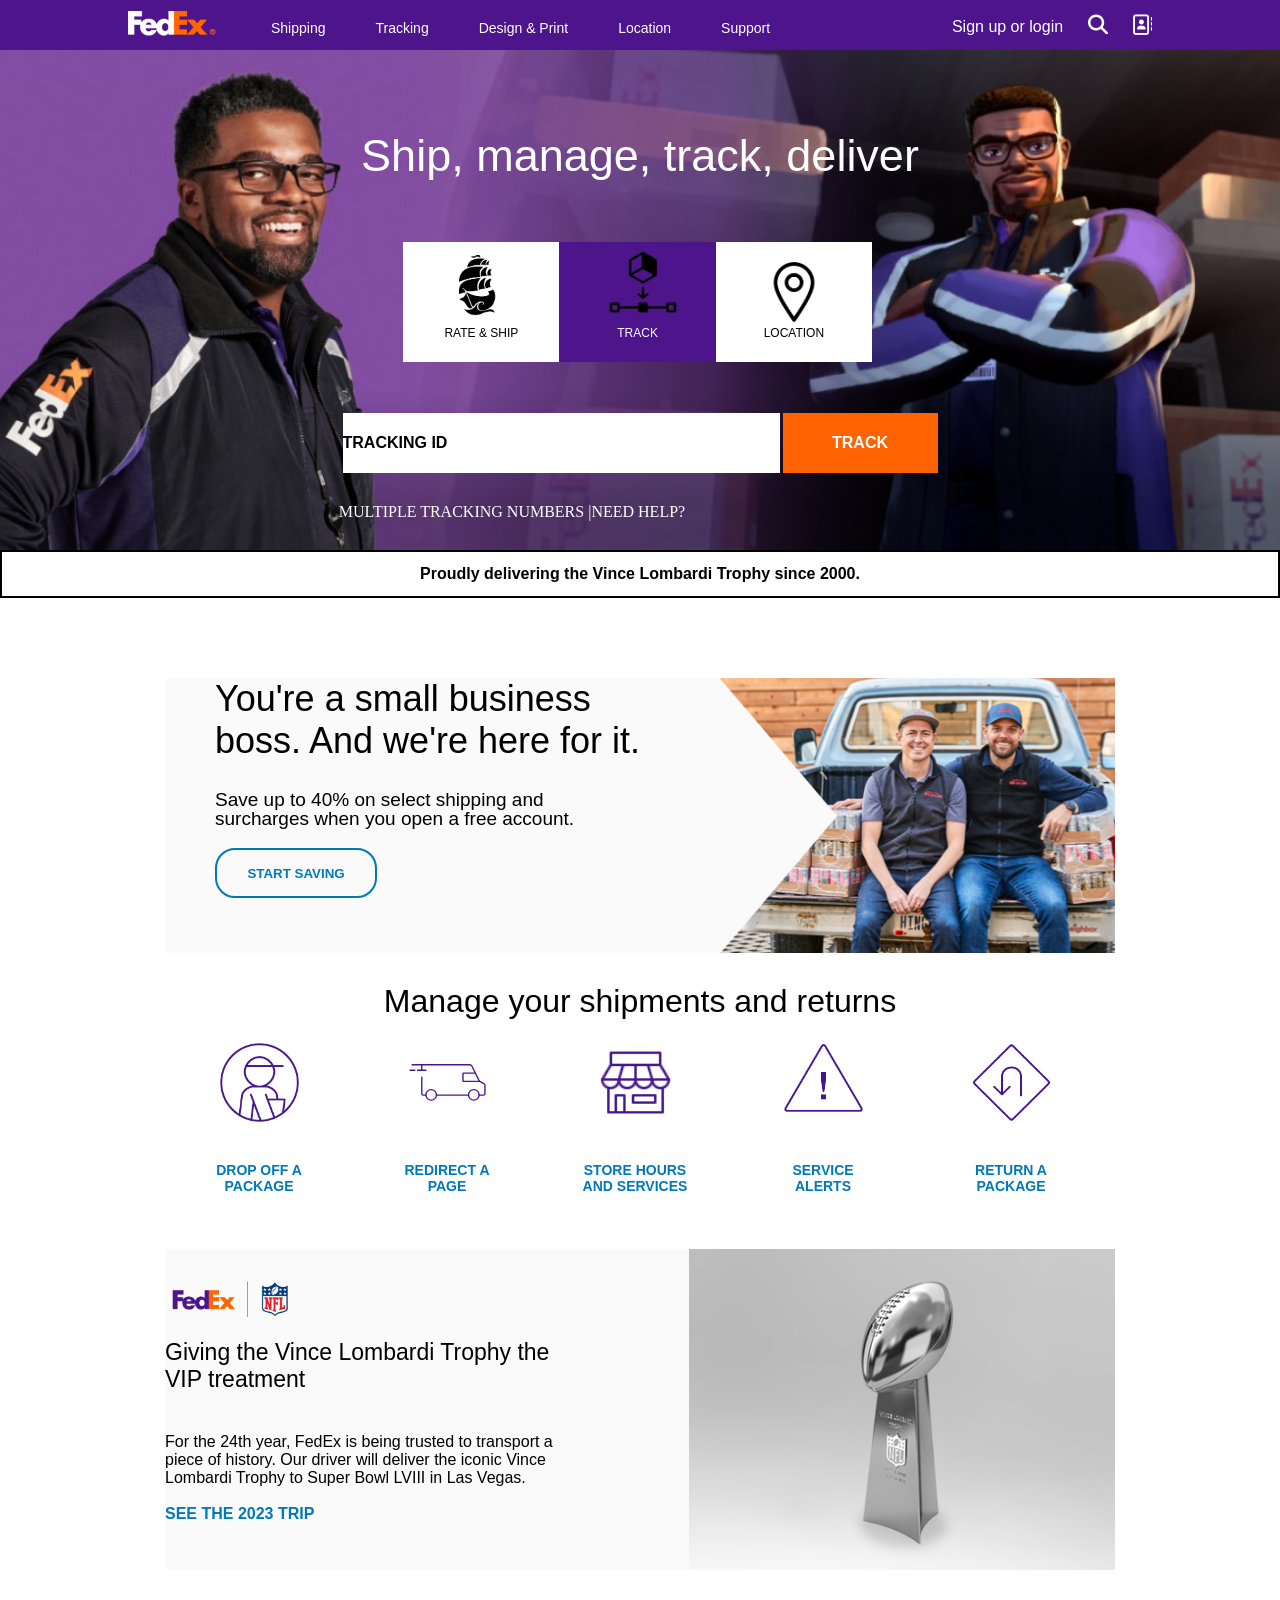
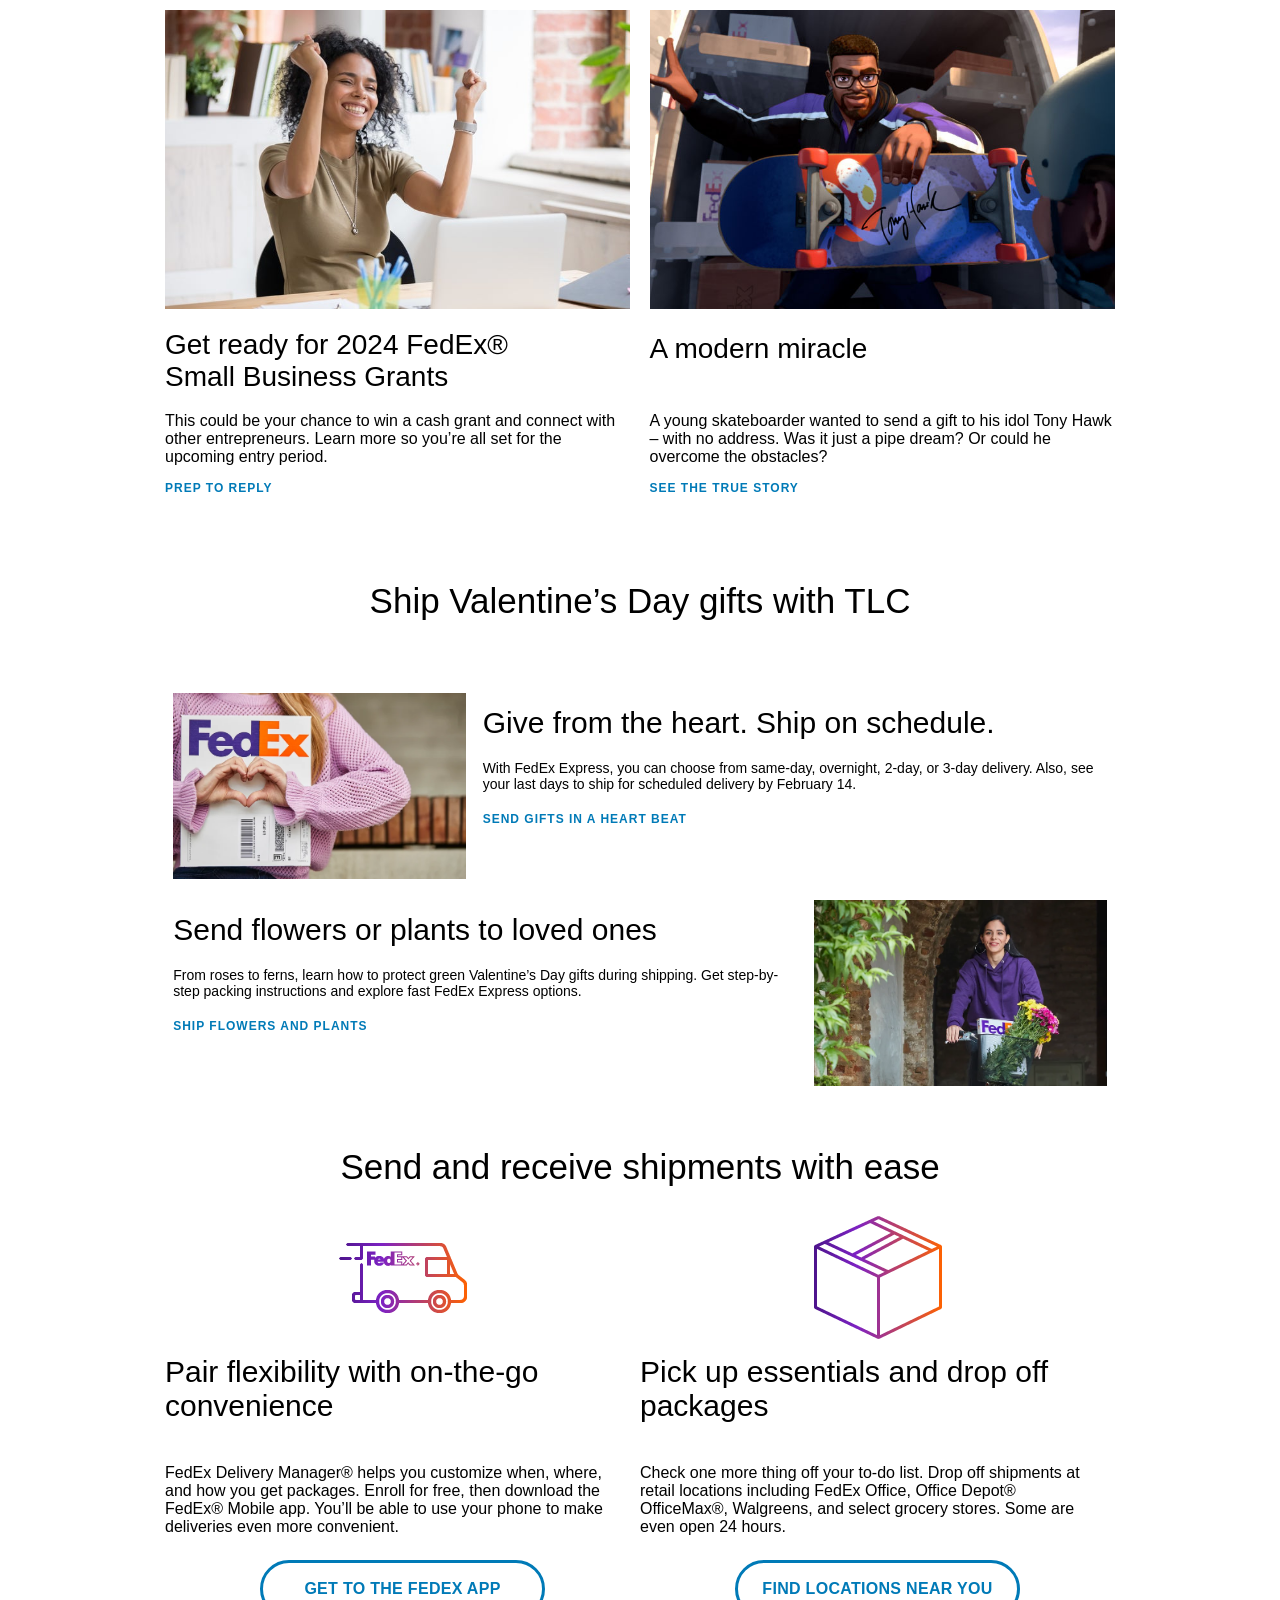
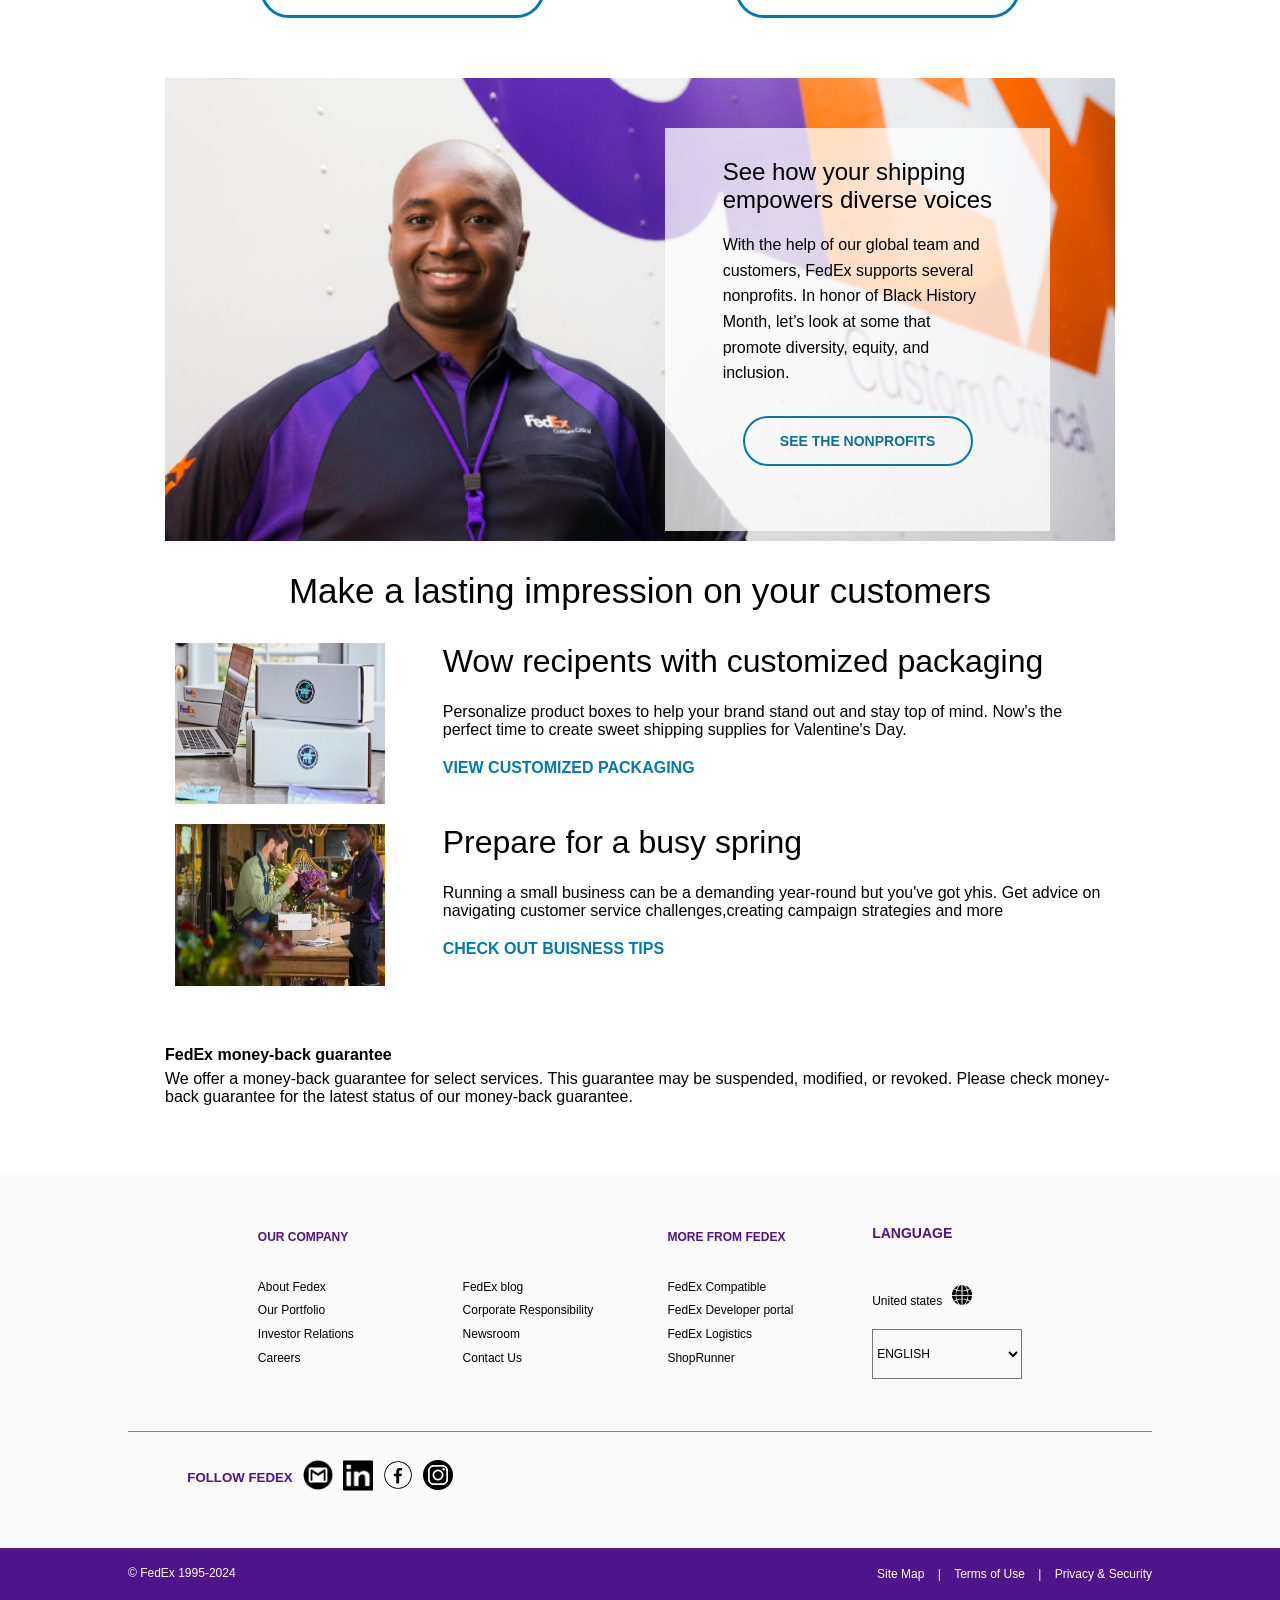
<file: index.html>
<!DOCTYPE html>
<html lang="en">
<head>
    <meta charset="UTF-8">
    <meta name="viewport" content="width=device-width, initial-scale=1.0">
    <title>FEDEX</title>
    <link rel="stylesheet" href="style.css">
    <link rel="stylesheet" href="https://cdnjs.cloudflare.com/ajax/libs/font-awesome/6.5.1/css/all.min.css" integrity="sha512-DTOQO9RWCH3ppGqcWaEA1BIZOC6xxalwEsw9c2QQeAIftl+Vegovlnee1c9QX4TctnWMn13TZye+giMm8e2LwA==" crossorigin="anonymous" referrerpolicy="no-referrer" />

</head>
<body>
    <div class="all">

   
    <div class="main">
     
     <div class="navbar">
        <div class="navcontent">
            <div class="image">
            <img src="./images/transparentlogo.png" alt="" width="88px" height="25px"></div>
            <div class="options">
                    <ul>
                        <li>
                            Shipping
                        </li>
                        <li>
                            Tracking
                        </li>
                        <li>
                            Design & Print
                        </li>
                        <li>
                            Location
                        </li>
                        <li>
                            Support
                        </li>
                    </ul>
                        <!-- <div class="option1">
                            <span>
                                Shipping
                            </span>
                            
                        </div>
                    
                    
                
                    <span>
                        Tracking
                    </span>
                
                <span>
                    Design & Print
                </span>
                <span>
                    Location
                </span>
                <span>
                    Support
                </span> -->
             
                
            </div>
            <div class="signup">
               
                    <span class="mes">
                        Sign up or login
                    </span>
                      <span>
                        <i class="fa-solid fa-magnifying-glass"  id="searchicon"></i>
                      </span>
                      <span class="contact">
                        <i class="fa-regular fa-address-book" id="contact" ></i>
                      </span>
                      <span class="hamburger">
                        <i class="fa-solid fa-bars"></i>

                      </span>
                
                    
                
                
        </div>
          
          </div>
        </div>
        <div class="backgroundimage">

            <div class="background-content">
                <!-- background content heading and boxes -->
                <div class="headingandboxes">
                    
                        <h1 class="important-message">
                            Ship, manage, track, deliver
                        </h1>
                    
                    
                    <div class="boxes">
                        <div class="box1 box">
                            <img src="./images/rateandship (2).png" height=80px>
                        <p>RATE & SHIP</p>
                        </div>
                        <div class="box2 box">
                            <img src="./images/track.png"height=80px>
                        <p>TRACK</p>
                        </div>
                        <div class="box3 box">
                            <img src="./images/location.png" height=80px>
                         <p>
                            LOCATION
                         </p>
                        </div>
                 </div>
                </div>
                <!-- searcho boxes -->
                <div class="main-footer">

                
                <div class="searchtracking">

                    <div class="trackingid">
                           TRACKING ID
                    </div>
                    <div class="track">
                         TRACK
                    </div>
                </div>
                </div>
                <div class="help">
                    <p>
                        <span class="multipletracking">
                            MULTIPLE TRACKING NUMBERS |
                        </span> NEED HELP?
                    </p>
                    
                </div>
            </div>
            
        </div>
    </div>
    <div class="trophyannouncement">
        <p>
            Proudly delivering the Vince Lombardi Trophy since 2000.
        </p>
    </div>
    <div class="desktophidden">



    </div>
    <div class="main2">
        <div class="cmpcontainer">
           
            <div class="cropimage">
                <div class="smallbusiness">
                    <h1>
                        You're a small business boss. And we're here for it.
                        </h1>
                        <p>
        
                            Save up to 40% on select shipping and surcharges when you open a free account.
                        </p>
                   <div class="startsavingbutton">
                    <button>
                        START SAVING
                    </button>
                   </div>       
                </div>
                

            </div>
             <div class="cmpspacer">

             </div>
             <div class="manageheading">
                <h2>
                    Manage your shipments and returns                    
                </h2>
                <div class="bannerlogos">
                    <div class="logo1 logos">
                    <img src="./images/boy.png" height="79px" width="79px">
                    <p  class="bannerspaces">
                    
                    </p>
                    <p class="bannermark">
                        DROP OFF A PACKAGE
                    </p>
                    </div>
                    <div class="logo2 logos">
                      <img src="./images/deliverybus.svg"height="79px" width="79px">
                      <p  class="bannerspaces">

                      </p>
                      <p class="bannermark">
                        REDIRECT A PAGE
                      </p>  
                    </div>
                    <div class="logo3 logos">
                        <img src="./images/home.png"height="79px" width="79px">
                        <p  class="bannerspaces">

                        </p>
                        <p class="bannermark">
                            STORE HOURS AND SERVICES
                        </p>
                    </div>
                    
                    <div class="logo4 logos">
                        <img src="./images/alert.png"height="79px" width="79px">
                        <p  class="bannerspaces">

                        </p>
                        <p class="bannermark">
                            SERVICE ALERTS
                        </p>
                    </div>
                    <div class="logo5 logos">
                        <img src="./images/return.png"height="79px" width="79px">
                        <p  class="bannerspaces">

                        </p>
                        <p class="bannermark">
                            RETURN A PACKAGE
                        </p>
                    </div>

                </div>
                <div class="afterbannerspacer">
                    
                </div>
                <div class="trophytreatment">
                    
                    <div class="trophycontent">
                        <div class="trophylogo">
                            <img src="./images/trophycontent.png"width="121px" height="41px" >
                        </div>
                        <div class="headingtrophy">
                            <h3>
                                Giving the Vince Lombardi Trophy the VIP treatment

                            </h3>
                            <p>
                                For the 24th year, FedEx is being trusted to transport a piece of history. Our driver will deliver the iconic Vince Lombardi Trophy to Super Bowl LVIII in Las Vegas.
                            </p>
                            <span>
                                SEE THE 2023 TRIP
                            </span>
                        </div>
                        
                    </div>
                    <div class="trophyimage">
                        <img src="./images/Trophy3D-3.jpg" height="321px" >
                       <div class="happycontent">
                       
                       </div>
                    </div>
                    
                </div>

             </div>
             <div class="aftertrophyspace">
            
             </div>
             <div class="aim2024">
                <div class="happygirl">
                    
                    <img src="happyimagepic.jpg" height="299px" width="465px">
                    <div class="girlspacer boyspacer">

                    </div>
                   
                    <div class="girlcontent">
                        <h3>
                            Get ready for 2024 FedEx® Small Business Grants
                        </h3>
                        <p>
                            This could be your chance to win a cash grant and connect
                            with other entrepreneurs. Learn more so you’re all set for
                            the upcoming entry period.
                            
                             
                        </p>
                        <div class="afterparaspacer">

                        </div>
                        <div class="prepbutton">
                            <span>
                                PREP TO REPLY
                            </span>
                           
                        </div>
                            
                       
                    </div>

                </div>
                <div class="hawk">
                    <img src="hawk.jpg" height="299px" width="465px">
                    <div class="girlspacer boyspacer">

                    </div>
                    
                    <h3>
                        A modern miracle
                    </h3>

                    <div class="hawkspacer">
                        
                    </div>
                    <p>
                        A young skateboarder wanted to send a gift to his idol Tony Hawk – with no address. Was it just a pipe dream? Or could he overcome the obstacles?
                    </p>
                    <div class="afterparaspacer">

                    </div>
                    <div class="truestorybutton">
                        <span>
                            SEE THE TRUE STORY
                        </span>
                    </div>
                        
                    

                </div>
             </div>
             <div class="afteraimspacer">

             </div>
             <div class="valentineday">
                <h2>
                    Ship Valentine’s Day gifts with TLC
                </h2>
                <div class="valentineheadspacer">

                </div>
                <div class="valentinesections">
                    <div class="valentinesec1">
                        <div class="sec1img">
                         <img src="images/valsec1im.webp" alt="" width="293px" height="186px">
                        </div>
                        <div class="sec1content">
                             <div class="sec1spacer">
 
                             </div>
                             <h3>
                                Give from the heart. Ship on schedule.
                             </h3>
                             <div class="valentinesectionheadspacer"></div>
                             <p>
                                With FedEx Express, you can choose from same-day, overnight, 2-day, or 3-day delivery. Also, see your last days to ship for scheduled delivery by February 14.
                             </p>
                             <div class="valentinesectionheadspacer"></div>
                             <div class="valeentinebutton">
                                <span>
                                    SEND GIFTS IN A HEART BEAT
                                </span>
                             </div>
                        </div>

                    </div>
                    <div class="valentinesec2">
                        
                        <div class="sec2content">
                            <div class="sec2spacer">

                            </div>
                            <h3>
                                Send flowers or plants to loved ones
                             </h3>
                             <div class="valentinesectionheadspacer"></div>
                             <p>
                                From roses to ferns, learn how to protect green Valentine’s Day gifts during shipping. Get step-by-step packing instructions and explore fast FedEx Express options.
                             </p>
                             <div class="valentinesectionheadspacer"></div>
                             <div class="valeentinebutton">
                                <span>
                                    SHIP FLOWERS AND PLANTS
                                </span>
                             </div>
                        </div>
                        <div class="sec2img">
                            <img src="./images/valentinesec2img.webp" width="293px" height="186px">
                            </div>
                    </div>
                </div>
                
             </div>
             <div class="aftervalenspacer">

             </div>
             <div class="shipments">
                <h2>
                    Send and receive shipments with ease
                </h2>
                <div class="shipmentheadspacer">
                    
                </div>
                <div class="shipmentssec">
                    <div class="shipmentsec1">

                   
                    <div class="shipsec1img shipimg">
                        <img src="./images/shipsec1.png" width="128px" height="128px">
                    </div>
                        <div class="shipsec1content">
                            <div class="shipsec1contentspacer">
                         
                            </div> 
                             <h3>
                                Pair flexibility with on-the-go convenience
                             </h3>
                             <p>
                                FedEx Delivery Manager® helps you customize when, where, and how you get packages. Enroll for free, then download the FedEx® Mobile app. You’ll be able to use your phone to make deliveries even more convenient.
                             </p>
                             <div class="shipmentsbutton">
                                <span>
                                    GET TO THE FEDEX APP
                                </span>
                             </div>
                        </div>
                      
                    
                </div>
                <div class="shipmentsec2 ">
                    <div class="shipsec2img shipimg">
                        <img src="./images/shipsec2.png" width="128px" height="128px">
                    </div>
                    
                    <div class="shipsec2content">
                        <div class="shipsec2contentspacer">
                        
                        </div> 
                        <h3>
                            Pick up essentials and drop off packages
                        </h3>
                        <p>
                            Check one more thing off your to-do list. Drop off shipments at retail locations including FedEx Office, Office Depot® OfficeMax®, Walgreens, and select grocery stores. Some are even open 24 hours.
                           
                        </p>
                        <div class="shipmentsbutton">
                            <span>
                                FIND LOCATIONS NEAR YOU
                            </span>
                         </div>
                    </div>
                    
                </div>

                
                
            </div>
             </div>
             <div class="aftershippingspacer">
                
             </div>
             <div class="nonprofitsection">
                <div class="nonprofitcontent">
                    <div class="nonprofitcontentleft">

                    </div>
                    <div class="nonprofitcontentright">
                        <div class="nonprofitspacer">

                        </div>
                        <h3>
                            See how your shipping empowers diverse voices
                        </h3>
                        <p>
                            With the help of our global team and customers, FedEx supports several nonprofits. In honor of Black History Month, let’s look at some that promote diversity, equity, and inclusion. 
                        </p>
                        <div class="nonprofitspacer">

                        </div>
                        <div class="nonprofitbutton">
                          <span>
                            SEE THE NONPROFITS
                          </span>   
                        </div>
                        
                    </div>
                   
                </div>
                    
             </div>
             <div class="cmpspacer">

             </div>
             <section class="impressions">

                <h2>
                    Make a lasting impression on your customers
                </h2>
                <div class="cmpspacer2">

                </div>
                
                <div class="customizepacking">
                  <div class="customizepic">
                              <img src="impresionspic1.jpg" width="210"  height="161.73px">
                  </div>
                  <div class="customizecontent">
                   <h3>
                    Wow recipents with customized packaging
                   </h3>
                   <p>
                    Personalize product boxes to help your brand stand out and stay top of mind. Now's the perfect time to create sweet shipping supplies for Valentine's Day.
                   </p>
                   <div class="customizelink">
                    <span>
                        VIEW CUSTOMIZED PACKAGING 
                       </span>
                   </div>
                   
                  </div>
                </div>
                <div class="cmpspacer2">

                </div>
                <div class="busyspring">
                  <div class="busypic">
                       <img src="impressionspic2.webp" width="210" height="161.73px">
                  </div>
                  <div class="busycontent">
                      <h3>
                        Prepare for a busy spring
                      </h3>
                      <p>
                        Running a small business can be a demanding year-round but you've got yhis. Get advice on navigating customer service challenges,creating campaign strategies and more
                      </p>
                      <div class="busylink">
                        <span>
                            CHECK OUT BUISNESS TIPS
                      </span>
                      </div>
                      
                  </div>
                </div>
             </section>
             <div class="afterimpressionspacer">

             </div>
            <section class=".moneybackguarantee">
                <p class="fedexmoneyback">
                   FedEx money-back guarantee
                </p>
                <p class="fedexmoneybackcontent">
                    We offer a money-back guarantee for select services. This guarantee may be suspended, modified, or revoked. Please check money-back guarantee for the latest status of our money-back guarantee.
                </p>
            </section>
                <div class="aftermoneybackguaranteespacer">

                </div>

        </div>
        
         <section class="footer">
            <div class="primaryfooter">
                <div class="primaryfootercontent">
                    <div class="primaryfootercontent1">
                        <h5>
                            OUR COMPANY
                        </h5>
                        <span>
                            About Fedex
                        </span>
                        <span>
                            Our Portfolio
                        </span>
                        <span>Investor Relations</span>
                        <span>
                            Careers
                        </span>
                           
                    </div>
                    <div class="primaryfootercontent2">
                        <span>
                            FedEx blog
                       </span>
                       <span>
                           Corporate Responsibility
                       </span>
                       <span>
                           Newsroom
                       </span>
                       <span>
                           Contact Us
                       </span>
                    </div>
                    <div class="primaryfootercontent3">
                        <h5>
                            MORE FROM FEDEX
                        </h5>
                        <span>
                            FedEx Compatible
                        </span>
                        <span>
                            FedEx Developer portal
                        </span>
                        <span>
                            FedEx Logistics
                        </span>
                        <span>
                            ShopRunner
                        </span>
                    </div>
                    <div class="primaryrightfooter">
                        <h3>
                            LANGUAGE
                        </h3>
                       
                           
                        
                        <span>
                        United states<img src="earth.png" class="earthpic"width="20px" height="20px">
                        </span>
                        

         <select name="Language" id="lang">
        <option value="English">ENGLISH</option>
        <option value="Espanol">ESPANOL</option>
        </select>
                    </div>
                </div>
                
                
            </div>
            <div class="footerlinks">
                <div class="links">
                    <h5>
                        FOLLOW FEDEX
    
                    </h5>
                    <span>
                        <img src="gmail.png" alt="" width="30px" height="30px">
    
    
                    </span>
                    <span>
                        <img src="linkedin.png" alt="" width="30px">
                    </span>
                    <span>
                        <img src="facebook.png" alt="" width="30px">
                    </span>
                    <span>
                        <img src="insta.png" alt="" width="30px">
                    </span>
                </div>
               
            </div>
            <div class="copyright">
                
                <div class="copysections">
                    <div class="copyleftsec">
                        © FedEx 1995-2024
                    </div>
                    <div class="copyrightsec">
                        <span class="foot">
                            Site Map 
                        </span>
                        <span>
                            |
                        </span>
                       <span class="foot">
                            Terms of Use
                        </span> 
                        <span>
                            |
                        </span>
                         <span class="foot">
                            Privacy & Security
                        </span>
                    </div>

                </div>
                
            </div>

         </section>
    </div>
</div>
    
</body>
</html>
</file>
<file: style.css>
* {
    padding: 0px;
    margin: 0px;
    box-sizing: border-box;
}
.all{
    width: 100%;
}
.main {
    width: 100%;
}
.navbar{
    width: 100%;
    height: 50px;
    background-color: #4D148C;
    display: flex;
    position: sticky;
    top:0px;
    z-index:1; 
    justify-content: center; 
    min-width:950px;
    
    
}
.navcontent{
    width: 80%;
    align-items: center;
    display: flex;
}
.image{
   
    width:10%;
    
}


.options{
    width:70%;
   
    
}

.options ul{
    display: flex;
    margin-top:5px;
    list-style: none;
   
}

.options ul li{
    font-size: 14px;
    font-family: sans-serif;
    color: white;
    margin-left: 50px;
   
}
li:hover{
    border-bottom: 1px solid white;
    cursor: pointer;
}

.signup{
    width:30%;
    
}
.signup span{
    color:white;
    font-family: sans-serif;
    padding-left: 20px;
}
.hamburger{
    display: none;
}
#searchicon,#contact{
    font-size: 20px;
}

.option:hover{
    border-bottom: 1px solid white;
}
.backgroundimage{
    width:100%;
    background-image: url("./images/main\ banner.jpg");
    background-repeat: no-repeat;
    
   background-position: center;
   background-size:cover ;
    min-width: 950px; 
   height: 500px;
   
}
.background-content{
    width:100%;
    height:500px;
    
}
.headingandboxes{
    height: 72.6%;
    
    width:100%;
    
    

    
}
.important-message{
    text-align: center;
    padding-top:80px;
    color:white;
    font-family: sans-serif;
    font-weight: lighter;
    width:100%;
    font-size: 45px;

}
.boxes{
   
    width:37%;
    
    display: flex;
    
    margin:  60px auto;
    /* margin-top: 90px; */
    
    
}
 
.box{
    width:33%;
    height:120px;
   
    background-color: white;
    
    
}
.box>p{
    font-family: sans-serif;
    font-weight: 200;
    font-size:12px;
}
.box2,.box3,.box1{
    text-align: center;
}
.box2>img{
    margin-left:10px
    
}
.box3>img{
    padding-top: 20px;
}
.box2{
    color:white;
    background-color:#4D148C;
}
.main-footer{
    width:100%;
   
    display: flex;
    justify-content: center;
    
    
}
.searchtracking{
    
   
    display: flex;
    
}
.trackingid{
background-color: white;
width:437px;
    height: 60px;
    display: flex;
     align-items: center; 
    font-family: sans-serif;
    font-weight: 700;
    
}
.track{
    width:155px;
    height:60px;
    background-color: #FF6200;
    font-family: sans-serif;
    display: flex;
    justify-content: center;
    align-items: center;
    font-weight: 700;
    margin-left: 3px;
    color: white;
 
}
.help{
    color:white;
    width:100%;
    margin-top:30px;
}
.help p{
    z-index: 1;
    height: 60px;
  
    display: inline-block;
    display: flex;
    justify-content: center;
    width:80%;
    
}
.trophyannouncement{
    z-index: 1;
    border:2px solid black;
    height:48px;
    display: flex;
    text-align: center;
    align-items: center;
    justify-content: center;
    width: 100%;
    min-width: 950px;
}
.trophyannouncement p{
    
    font-family: sans-serif;
    font-weight: 600;
    width: 100%;

    
    
}
.desktophidden{
    visibility: hidden;
    height: 40px;
    border:2px solid black;
}
 .main2{
    width:100%;
    
    min-width: 950px;
    
   
    
    
    
}
.cmpcontainer{
    
    width: 70%;
    margin: auto;
    text-align: center;
    min-width: 950px;
}
.cropimage{
    
    background-image: url('images/cut.jpg');
    display:block;
    width: 100%;
    height: 275px;
    min-width: 950px;
    background-repeat: no-repeat;
    background-size: cover;
    background-position: center;
  
} 
.cropimage h1{
    margin-top: 40px;
    font-family: sans-serif;
    font-weight: 400;
    width: 465.5px;
    height: 72px;
    font-size: 36px;
    text-align: left;
}
.smallbusiness{
    margin-left: 50px;
}
.cropimage p {
    font-size: 19px;
    font-weight: 200;
    line-height: 1.0em;
    text-align: left;
    width: 45%;
    margin-top: 40px;

    font-family: sans-serif;
}
.startsavingbutton{
    font-size: 19px;
    text-align: left;
    margin-top: 20px;
    width: 40%;
    height:50px;
    display: block;
    
    
    
}
button{
    background-color: transparent;
    height: 100%;
    width: 45%;
    border:2px solid #007AB7;
    border-radius: 20px ;
    color:#007AB7;
    font-weight: bold;
    
}
button:hover{
    width: 45.5%;
    height: 100.5%;
    font-size: 15px;
    font-weight: bolder;
    cursor: pointer;
    transition: .3s;

}
.cmpspacer{
    height: 30px;
    width: 100%;
    
    visibility: hidden;
}
.manageheading>h2{
    text-align: center;
    font-family: sans-serif;
    font-weight:100;
    letter-spacing: 0.6;
    font-size: 32px;
    
    height: 60px;

}
.bannerlogos{
    width: 100%;
    display: flex;
    
    
    
}
.logos{
    justify-content: space-around;
    width: 188px;
    height:189.4;

    
}

.bannerspaces{
    height: 21px;
    width: 118px;
    visibility: hidden;
}
.logos p{
    text-align: center;
    width: 62.7%;
    height: 36.38px;
    color: #007AB7;
    font-family: sans-serif;
    font-weight: 600;
    font-size: 14px;
    margin: auto;
}
.logos p:hover{
    border-bottom:1px solid #007AB7;
    cursor: pointer;
}
.afterbannerspacer{

    width: 100%;
    height: 50px;
    visibility: hidden;
}
.trophytreatment{
    width:100%;
    
    height: 321px;
    display: flex;
    
    
}
.trophyimage{
    width:50%;


}
.trophycontent{
    width:70%;
    
    background-color: #FAFAFA;
    height: 321px;
    
}
.trophylogo{
    width:130px;
    height:60px;
    margin-top: 30px;
    
   
}
.headingtrophy{
    width:424px;
    height:90px;
    text-align: left;
   
}
.headingtrophy h3{
    
    font-family: sans-serif;
    font-weight: lighter;
    font-size: 23px;
}

.headingtrophy p{
    margin-top: 40px;
    width:424px;
    height: 72px;
    font-family: sans-serif;
    font-weight: lighter;
}
.headingtrophy span{
    
    color: #007AB7;
    font-weight: 600;
    font-family: sans-serif;
    
}
.headingtrophy span:hover{
    cursor: pointer;
    border-bottom: 1px solid #007AB7;
}
.aftertrophyspace{
    width: 100%;
    height: 40px;
    
}
.aim2024{
    width: 100%;
    display: flex;
    height: 531px;

}
.happygirl{
    width: 49%;
    margin-right: 1%;
   
}
.happygirl>img{
    display:block;
}
.girlspacer{
    width: 100%;
    height: 20px;
}
.girlcontent{
    width: 100%;
    

    
}
.girlcontent h3{
    font-family: sans-serif;
    font-weight: lighter;
    width:420px;
    height: 83.19px;
    font-size: 28px;
    text-align: left;

}
.girlcontent p{
    text-align: left;
    font-family: sans-serif;
    font-weight: lighter;
}
.hawk{
    width: 49%;
    margin-left: 1%;
    
}
.hawkspacer{
    height:40px;
}
.hawk h3{
    text-align: left;
    width:339px;
    height: 39px;
    font-family: sans-serif;
    font-size: 28px;
    font-weight: lighter;
}
.hawk p{
    text-align: left;
    font-family: sans-serif;
    font-weight: 100;
}
.afterparaspacer{
    width:100%;
    height: 15px;
}
.prepbutton,.truestorybutton{
    color:#007AB7;
    font-size: 12px;
    letter-spacing: 1px;
    font-weight: 800;
    text-align: left;
    font-family: sans-serif;
    
}
.aim2024 span:hover{
    border-bottom: 1px solid  #007AB7;
    cursor: pointer;

}
.afteraimspacer{
    height: 40px;
    width: 100%;
}

.valentineday{
 width: 100%;
}
.valentineday h2{
    font-family: sans-serif;
    font-weight: lighter;
    font-size: 35px;
    width: 100%;
    height: 92px;
    text-align: center;
}
.valentineheadspacer,.valentinesectionheadspacer{
    height: 20px;
}

.valentinesec1,.valentinesec2{
    width: 100%;
    display: flex;
    height:207px;
    justify-content: space-around;
}
.sec2content,.sec1content{
    width:65.7%;
    
}
.sec1spacer,.sec2spacer{
    width:100%;
    height:13px
}
.valeentinebutton{
    color:#007AB7;
    font-size: 12px;
    letter-spacing: 1px;
    font-weight: 800;
    text-align: left;
    font-family: sans-serif;
}
.valeentinebutton span:hover{
border-bottom: 1px solid  #007AB7;
    cursor: pointer;
}
.valentinesections h3{
          font-size:30px;
          font-weight: lighter;
          text-align: left;
          font-family: sans-serif;
}
.valentinesections p{
        font-size:14px;
          font-weight: lighter;
          text-align: left;
          font-family: sans-serif;
}
.aftervalenspacer{
    height: 40px;
    width:100%;
}
.shipments h2{
    
    height:52px;
    font-family: sans-serif;
    font-weight: lighter;
    font-size: 35px;
    width: 100%;
   
    text-align: center;
}
.shipmentheadspacer{
    height:15px;
    width:100%;
}
.shipmentssec{
    width:100%;
    height:424px;
    display: flex;
    
}
.shipmentsec1,.shipmentsec2{
    width:50%;
}

.shipimg{
    width:100%;
    height:128px;
    margin: 0 auto;
}
.shipsec2contentspacer{
    height: 13px;
    width: 100%;
}
.shipsec1contentspacer{
    height:13px;
    width: 100%;
}


.shipments h3{
    height:109px;
    width:450px;
    font-size:30px;
    font-weight: lighter;
    text-align: left;
    font-family: sans-serif;
}
.shipments p{
    width:450px;
    height:96px;
    font-size:16px;
    font-weight: lighter;
    text-align: left;
    font-family: sans-serif;
}
.shiping{
    margin:10px;
}
.shipmentsbutton{
    display: inline-block;
    height:58.6px;
    width:60%;
    border-radius: 40px;
   
    
}
.shipmentsbutton span{
   
   text-align: center;
    font-family: sans-serif;
    font-weight: bolder;
    color: #007AB7;
    letter-spacing: 0.3px;
    height:58.6px;
    display: flex;
    margin: 0% auto;
    justify-content:center ;
    align-items: center;
    border:3px solid #007AB7;
    border-radius: 40px;

}
.shipmentsbutton span:hover{
    transition: 0.1s;
    height:60px;
    font-size:17px;
    color: #0c70a1;
    width:101%;
    padding-bottom: 3px;
    cursor: pointer;
}
.aftershippingspacer{
    height: 40px;
    width:100%;
    
}
.nonprofitsection{
    width:100%;
    height: 463px;
    background-image:url('images/unclepic.jpg') ;
    background-size: cover;
   
    background-repeat: no-repeat;
    overflow: hidden;
    

}  
.nonprofitcontent{
   margin-top: 50px;
    width:90%;
    height:403px; 
    display: flex;
    margin-left: 30px;
}
.nonprofitcontentleft{
    width:55%;
visibility: hidden;
}
.nonprofitcontentright{
    width:45%;
    background-color:rgba(255,255,255,0.75);
    
}
.nonprofitspacer{
    height:30px;
}
.nonprofitcontentright h3 {
    
    margin:auto;
    
    width:270px;
    text-align: left;
    height:74.38px;
    font-size: 24px;
    font-family: sans-serif;
    font-weight: lighter;
}
.nonprofitcontentright p {
    margin:  auto;
    width:270px;
    text-align: left;
    height: auto;
   line-height: 1.6;
    font-family: sans-serif;
    font-weight: lighter;
}

.nonprofitbutton {
    color: #0c70a1;
    font-weight: 700;
    display: flex;
    justify-content: center;
    align-items: center;
    margin: auto;
     width:230px;
    height:50px;
    border:2px solid #007AB7;
    border-radius: 30px;
   background-color: transparent;
    font-size: 14px;
    font-family: sans-serif;
}
.nonprofitbutton:hover{
    font-size:15px ;
    color:#0a6d9e;
    width:232px;
    height: 52px;
    transition: all .3s;
    cursor: pointer;
}

.cmpspacer2{
    height: 20px;
    visibility:hidden;
    
}
.impressions h2{
    height:52px;
    font-family: sans-serif;
    font-weight: lighter;
    font-size: 35px;
    width: 100%;
     
    text-align: center;
}
.customizepacking,.busyspring{
    
    display: flex;
    width: 100%;
    height: 161.73px;
}
.busypic,.customizepic{
    width:25%;
    height:100%;
    
}
.busycontent,.customizecontent{
    width:73%;
    margin-left:5%;
}
.impressions h3{
    height: 60px;
    text-align: left;
    font-size: 32px;
    font-weight: lighter;
    font-family: sans-serif;
    
}

.impressions p{
    height: 56px;
    text-align: left;
    font-family: sans-serif;

}
.impressions span{
    text-align: left;
    font-weight: 700;
    color:#007AB7;
    letter-spacing: 0.3;
    font-family: sans-serif;
    

}
.busylink,.customizelink{
    text-align: left;
}
.impressions span:hover{
    cursor:pointer;
    border-bottom:1px solid #0c70a1;
}
.afterimpressionspacer{
   height: 60px;
}

.moneybackguarantee{
    width: 100%;
    height: 80px;
}
.fedexmoneyback{
 height: 24px;
 font-family: sans-serif;
 font-weight:bold;
 text-align: left;
}
.fedexmoneybackcontent{
    height: 48px;
    text-align: left;
    font-family: sans-serif;
    font-weight:lighter;
}
.aftermoneybackguaranteespacer{
    height:55px;
}
.footer{
    width:100%;

    background-color: #FAFAFA;
    height: 400px;
}
.primaryfooter{
    height:258.59px;
    width: 100%;
    
    
    margin: auto;
}
.primaryfooter h5{
    color:#4D148C;
    font-weight: bolder;
    font-family: sans-serif;
    font-size: 12px;
}
.primaryfootercontent{
    width:80%;
    height:258.59px;
    border-bottom:1px solid grey;
     margin: auto;
    display:flex;
    align-items: center;
    justify-content: center;
    
}

.primaryfootercontent1,.primaryfootercontent2,.primaryfootercontent3{
    
   
    
    width:20%;
    
}
.primaryfootercontent h5{
   height:50px;
}
.primaryfootercontent2{
    margin-top: 50px;
}

.primaryfootercontent span{
      height:23.59px;
      display: block;
      width:131.66;
     
      font-family: sans-serif;
      font-size: 12px;
}

.footerlinks{
    height: 91.59px;
    background-color: #FAFAFA;
    display: flex;
    
    align-items: center;
}
.footerlinks span{
    margin-left:10px;

}
.links{
    width:50%;
    display: flex;
    justify-content: center;
}
.links h5{
    margin-top: 10px;
    display: inline;
    color: #4D148C;
    font-weight: bolder;
    font-family: sans-serif;
}
.copyright{
    height: 61.73px;
    width: 100%;
    background-color: #4D148C;

    
}
.copysections{
    margin: auto;
    margin-top: 25px;
    width:80%;
    display: flex;
    height: 50px;
    justify-content: center;
    align-items: center;
    text-align: center;

}
.copyleftsec{
 
    width: 30%;
    text-align: left;
    color: white;
    font-family: sans-serif;
    font-size: 12px;
}

.copyrightsec{
    width: 70%;
    text-align: right;
}
.copyrightsec span{
    margin-left: 10px;
    color: white;
    font-family: sans-serif;
    font-size: 12px;
}
.foot:hover{
    border-bottom: 1px solid white;
    cursor: pointer;
    
}

.earthpic{
    margin-top: 10px;
     margin-left: 10px;
}
.primaryrightfooter h3{
    font-size: 14px;
    color: #4D148C;
    height: 50px;
    font-family: sans-serif;
    font-weight: bolder;
}
select{
    font-size: 12px;
   
    margin-top: 30px;
    width:150px;
    height: 50px;
    background-color: transparent;
   
}
@media (min-width:1024px) {
    .signup {
        text-align: right;
        padding-left: 10px;
      
        
    }
    .hamburger{
        visibility: hidden;
    }
    
}
@media only screen and (min-width: 576px) and (max-width: 767.98px) {
    .navbar{
        width:100%;
    }
    .navcontent{
        width:100%;
    }
    .image{
        width:30%;
        
    }
    .options{
        visibility: hidden;
        width:20%;
        
    }
    .signup{
        width:50%;
        text-align: right;

    }
    .signup span{
        padding-left: 5px;
    }
    .hamburger{
        font-size: 24px;
        display: inline;
    }
    #searchicon{
        display: none;
    }
    .trophyannouncement{
        border:2px solid black;
        height:48px;
       
        
       font-family: sans-serif;
       font-weight: 600;
       
       margin-top: 0px;
    }
    /* .important-message{
       text-align: center;
       margin:0 auto;
       font-size: 40px;
        height:500px;
        width:50%;
      
    
    } */
    
    
    
  }

  @media only screen and (max-width: 576px) {
    
    .navbar{
        width:100%;
       height: 32px;
    }
    .navcontent{
        width:100%;
         
    }
    .image{
        width:30%;
        
    }
    .options{
        visibility: hidden;
        width:10%;
        
    }
    .signup{
        width:60%;
        text-align: right;

    }
    .mes{
        display: none;
    }
    .signup span{
        padding-left: 25px;
        
    }
    .hamburger{
        font-size: 30px;
        display: inline;
    }
    #searchicon{
        display: none;
    }
    #contact{
        font-size: 30px;
    }
    .backgroundimage{
        width:100%;
       
        background-repeat: no-repeat;
        height: 200px;
       background-position: center;
  
    }
    .searchtracking{
    
        width: 100%;
        display: block;
        
    }
    .trackingid{
    background-color: rgb(245, 242, 242);
    width:100%;
    height: 60px;
        
        font-family: sans-serif;
        font-weight: 700;  
    }
    .track{
        width:100%;
        height:60px;
        background-color: #FF6200;
        font-family: sans-serif;
        display: flex;
        justify-content: center;
        align-items: center;
        font-weight: 700;
        
       
        
     
    }
    .help{
        color:black;
        width:100%;
        margin-top:5px;
        
    }
    .multipletracking{
        display: none;
    }
    .help{
        height: 60px;
    }
    .help p{
        display: inline;
        
        color: rgb(153, 153, 194);
        
        
    }
    .important-message{
        padding-top:30px;
        color:white;
        font-family: sans-serif;
        font-weight: 100;
        height: 150px;
        width: 60%;
        padding-left: 300px;
    
    }
    .trophyannouncement{
        margin-top: 300px;
        border: none;
       
        background-color: rgba(230, 218, 218, 0.322);
        border-bottom:1px solid #4D148C;
        flex-wrap: wrap;
    }
    .bannerlogos{
        justify-content: space-around;
        width: 100%;
        flex-direction: column;
        align-items: center;

    }
    .bannerspaces{
        display: none;
    }
  
    .trophytreatment{
        width:100%;
        height: 642px;
        display: flex;
        flex-direction: column-reverse;
        align-items: center;
        
        
    }
    .trophyimage{
        width:50%;
    
    
    }
    .trophycontent{
        
        width:45%;
        margin:0%;
        background-color: #FAFAFA;
        height: 321px;
        
    }
    .main2{
        width: 100%;
    }
    .cmpcontainer{
        width: 100%;
    }
    .aim2024{
        width: 100%;
        display: flex;
        flex-direction: column;
        height: 1050px;
        align-items: center;
        
    }
    .hawk{

     margin-top: 20px;
    }
    .valentinesec1,.valentinesec2{
        width: 100%;
        display: flex;
        flex-direction: column;
        align-items: center;
        height:414px;
        justify-content: space-around;
    }
    .valentinesec2{
        flex-direction: column-reverse;
    }
    .sec2content,.sec1content{
        width:65.7%;
        
    }
    .valentineheadspacer{
        display: none;
    }
    .shipmentssec{
        width:100%;
       height:100%;
        display: flex;
        flex-direction: column;
        align-items:center;
        
    }
    .shipmentsec2{
        margin-top: 10px;
    }

    .nonprofitcontentleft{
        visibility: hidden;
    }
    .nonprofitsection{
        margin: 20px;
         
        width:auto;
        
        background-image:url('images/unclepic.jpg') ;
        background-size: cover;
       background-position: center;
        background-repeat: no-repeat;
        overflow: hidden;

    
    } 
    .customizepacking,.busyspring{
         flex-direction: column;
        display: flex;
        width: 100%;
        height: 324px;
        align-items: center;
    }
    
    
    }
</file>
